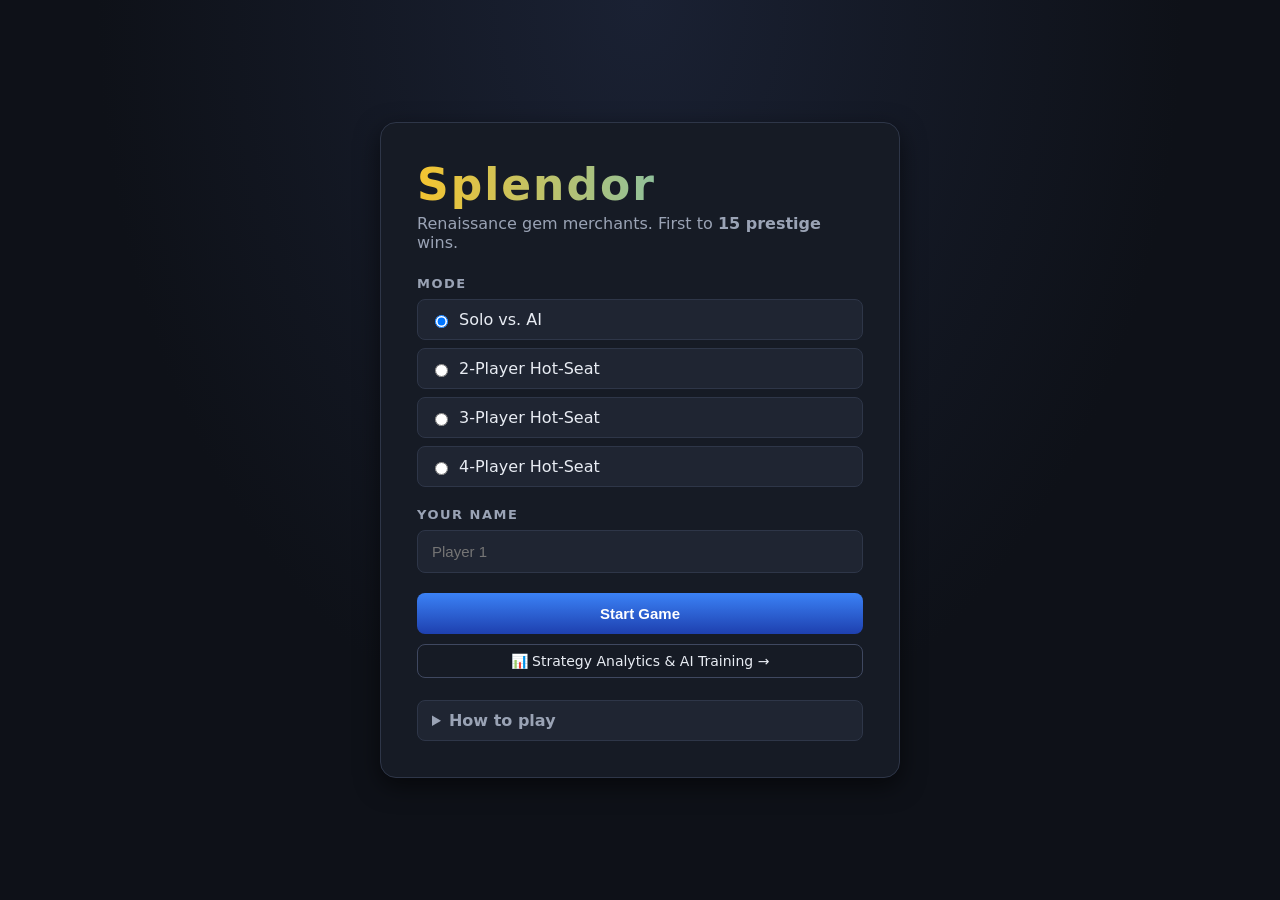
<file: splendor/index.html>
<!DOCTYPE html>
<html lang="en">
<head>
<meta charset="UTF-8" />
<meta name="viewport" content="width=device-width, initial-scale=1.0" />
<title>Splendor — Web Edition</title>
<link rel="stylesheet" href="style.css" />
</head>
<body>

<div id="setup" class="screen">
  <div class="setup-card">
    <h1 class="title">Splendor</h1>
    <p class="tagline">Renaissance gem merchants. First to <strong>15 prestige</strong> wins.</p>

    <div class="setup-section">
      <h3>Mode</h3>
      <div class="radio-row">
        <label><input type="radio" name="mode" value="solo" checked /> Solo vs. AI</label>
        <label><input type="radio" name="mode" value="hotseat2" /> 2-Player Hot-Seat</label>
        <label><input type="radio" name="mode" value="hotseat3" /> 3-Player Hot-Seat</label>
        <label><input type="radio" name="mode" value="hotseat4" /> 4-Player Hot-Seat</label>
      </div>
    </div>

    <div class="setup-section">
      <h3>Your Name</h3>
      <input id="player-name" type="text" maxlength="16" placeholder="Player 1" />
    </div>

    <button id="start-btn" class="primary-btn">Start Game</button>
    <a href="analytics.html" class="ghost-btn" style="display:block; text-align:center; margin-top:10px; text-decoration:none;">📊 Strategy Analytics &amp; AI Training →</a>

    <details class="rules">
      <summary>How to play</summary>
      <div class="rules-body">
        <p>On your turn, take <strong>one</strong> of these actions:</p>
        <ul>
          <li><strong>Take 3 different</strong> gem tokens.</li>
          <li><strong>Take 2 same-color</strong> tokens (only if that pile has 4+).</li>
          <li><strong>Reserve</strong> a face-up card (or the top of a tier deck) and gain 1 gold wildcard if available. Max 3 reserved at a time.</li>
          <li><strong>Buy</strong> a face-up or reserved card by paying its cost. Card bonuses you own reduce cost 1:1.</li>
        </ul>
        <p>If you finish your turn with 10+ tokens, discard down to 10.</p>
        <p>Nobles visit automatically when you own the bonuses they require (worth 3 prestige).</p>
        <p>First to 15 prestige triggers the final round; highest total wins (ties broken by fewest cards bought).</p>
      </div>
    </details>
  </div>
</div>

<div id="game" class="screen hidden">
  <header class="topbar">
    <div class="topbar-left">
      <h2 class="brand">Splendor</h2>
      <span id="turn-indicator" class="pill"></span>
    </div>
    <div class="topbar-right">
      <a href="analytics.html" class="ghost-btn" style="text-decoration:none; margin-right:8px;">📊 Analytics</a>
      <button id="new-game-btn" class="ghost-btn">New Game</button>
    </div>
  </header>

  <div class="board">
    <section class="supply-col" aria-label="Gem supply and pending take">
      <h3>Supply</h3>
      <div id="gem-supply" class="gem-supply" role="list" aria-label="Available gem piles"></div>
      <div class="pending-panel">
        <div class="pending-label">Selected to take</div>
        <div id="pending-gems" class="pending-gems" role="list" aria-live="polite"></div>
        <div class="pending-actions">
          <button id="confirm-take" class="primary-btn small" disabled aria-label="Confirm take (Enter)">Confirm Take</button>
          <button id="cancel-take" class="ghost-btn small" disabled aria-label="Clear pending take (Escape)">Clear</button>
        </div>
      </div>
    </section>

    <section class="market-col" aria-label="Card market and nobles">
      <div id="nobles" class="nobles-row" role="list" aria-label="Available nobles"></div>
      <div id="tiers" class="tiers" role="list" aria-label="Card tiers 1-3"></div>
    </section>
  </div>

  <section id="players" class="players-row" aria-label="Player panels"></section>

  <div id="status-bar" class="status-bar" role="status" aria-live="polite"></div>

  <div id="modal-root"></div>
  <div id="log" class="log"></div>
</div>

<script src="data.js"></script>
<script src="game.js"></script>
<script src="ai.js"></script>
<script src="ui.js"></script>
</body>
</html>
</file>
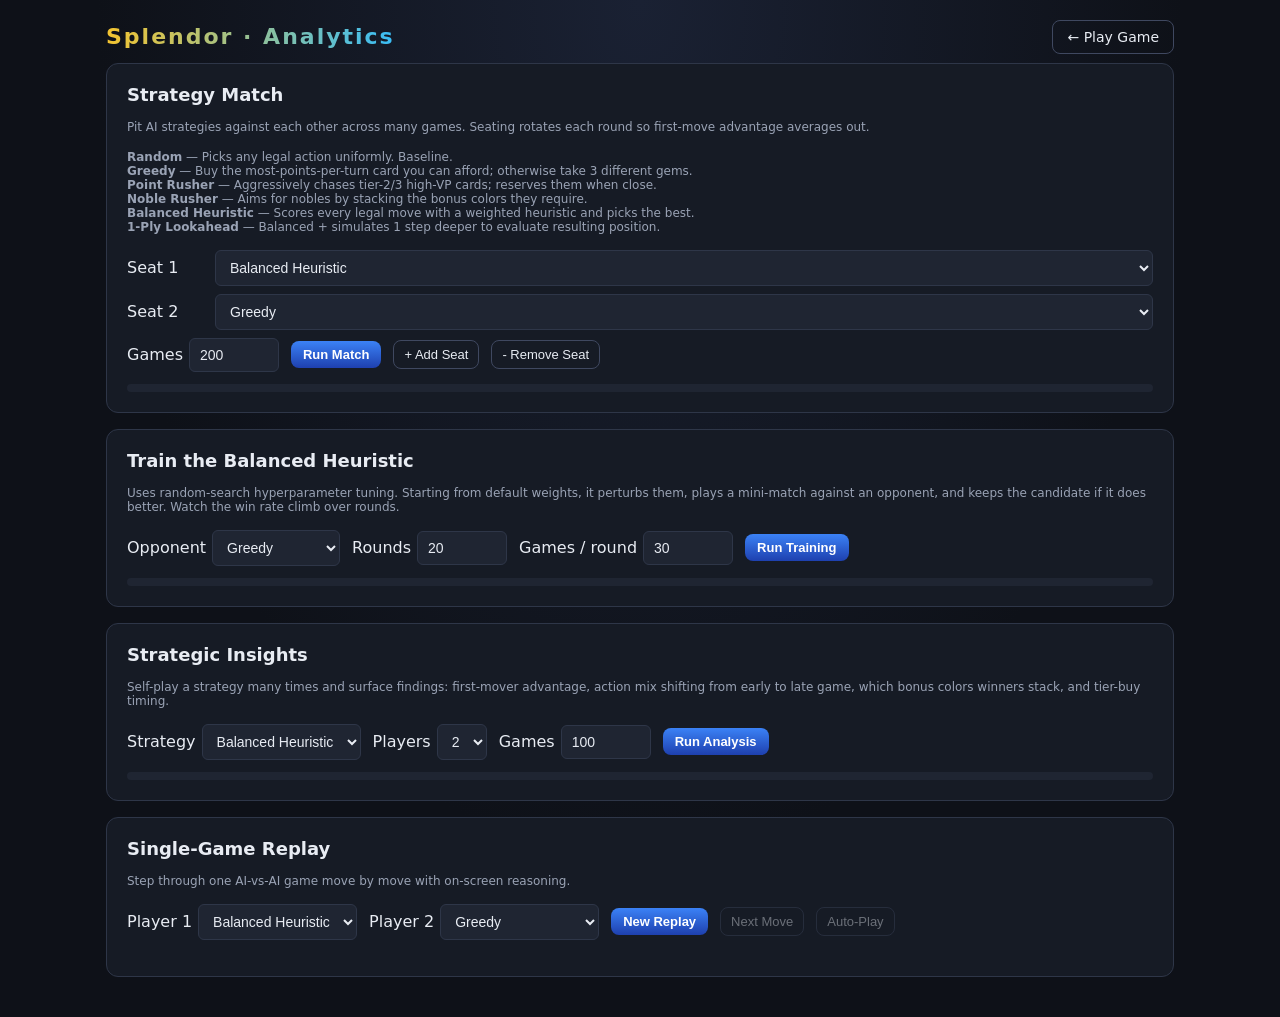
<file: splendor/analytics.html>
<!DOCTYPE html>
<html lang="en">
<head>
<meta charset="UTF-8" />
<meta name="viewport" content="width=device-width, initial-scale=1.0" />
<title>Splendor — Strategy Analytics</title>
<link rel="stylesheet" href="style.css" />
<style>
  .analytics {
    max-width: 1100px;
    margin: 0 auto;
    padding: 24px 16px;
  }
  .analytics h1 {
    font-size: 28px;
    background: linear-gradient(90deg, #f4c430, #38bdf8);
    -webkit-background-clip: text;
    background-clip: text;
    color: transparent;
    margin: 0 0 8px;
  }
  .panel {
    background: var(--bg-1);
    border: 1px solid var(--border);
    border-radius: 12px;
    padding: 20px;
    margin-bottom: 16px;
  }
  .panel h2 { margin-top: 0; font-size: 18px; }
  .form-row {
    display: flex;
    gap: 12px;
    align-items: center;
    flex-wrap: wrap;
    margin-bottom: 12px;
  }
  .form-row label { display: flex; align-items: center; gap: 6px; }
  .seat-row {
    display: grid;
    grid-template-columns: 80px 1fr;
    gap: 8px;
    align-items: center;
    margin-bottom: 8px;
  }
  select {
    background: var(--bg-2);
    border: 1px solid var(--border);
    color: var(--text);
    padding: 8px 10px;
    border-radius: 6px;
    font-size: 14px;
  }
  input[type="number"] {
    background: var(--bg-2);
    border: 1px solid var(--border);
    color: var(--text);
    padding: 8px 10px;
    border-radius: 6px;
    font-size: 14px;
    width: 90px;
  }
  .progress-bar {
    background: var(--bg-2);
    border-radius: 999px;
    height: 8px;
    overflow: hidden;
    margin-top: 8px;
  }
  .progress-bar > div {
    height: 100%;
    background: linear-gradient(90deg, #38bdf8, #f4c430);
    width: 0%;
    transition: width 0.15s;
  }
  table.stats {
    width: 100%;
    border-collapse: collapse;
    font-size: 13px;
    margin-top: 12px;
  }
  table.stats th, table.stats td {
    padding: 8px 10px;
    border-bottom: 1px solid var(--border);
    text-align: left;
  }
  table.stats th {
    color: var(--text-dim);
    font-weight: 600;
    text-transform: uppercase;
    font-size: 11px;
    letter-spacing: 1px;
  }
  table.stats td.num { text-align: right; font-family: ui-monospace, monospace; }
  .winbar-cell { width: 200px; }
  .winbar {
    background: var(--bg-2);
    border-radius: 4px;
    height: 16px;
    width: 100%;
    overflow: hidden;
    position: relative;
  }
  .winbar > div {
    height: 100%;
    background: linear-gradient(90deg, #4ea865, #38bdf8);
  }
  .winbar > span {
    position: absolute;
    inset: 0;
    display: flex;
    align-items: center;
    justify-content: center;
    font-size: 11px;
    font-weight: 700;
    color: white;
    text-shadow: 0 1px 1px rgba(0,0,0,0.5);
  }
  .action-bar {
    display: flex;
    height: 14px;
    border-radius: 4px;
    overflow: hidden;
    background: var(--bg-2);
    margin-top: 4px;
    width: 220px;
  }
  .action-bar > div {
    height: 100%;
    transition: width 0.2s;
  }
  .legend { display: flex; gap: 12px; flex-wrap: wrap; margin-top: 8px; font-size: 11px; color: var(--text-dim); }
  .legend span { display: inline-flex; align-items: center; gap: 4px; }
  .legend .swatch { width: 12px; height: 12px; border-radius: 2px; display: inline-block; }
  .strategy-desc {
    font-size: 12px;
    color: var(--text-dim);
    margin-bottom: 16px;
  }
  .topbar a, .topbar h2 { text-decoration: none; }
  .training-history {
    max-height: 200px;
    overflow-y: auto;
    font-family: ui-monospace, monospace;
    font-size: 12px;
    background: var(--bg-2);
    border: 1px solid var(--border);
    border-radius: 6px;
    padding: 8px;
    margin-top: 10px;
  }
  .training-history .row { padding: 2px 4px; }
  .training-history .row.accepted { color: var(--success); font-weight: 700; }
  .weights-grid {
    display: grid;
    grid-template-columns: repeat(2, 1fr);
    gap: 6px 14px;
    font-family: ui-monospace, monospace;
    font-size: 12px;
    margin-top: 12px;
  }
  .weights-grid div { padding: 4px 0; border-bottom: 1px dashed var(--border); }
  .weights-grid .key { color: var(--text-dim); }
  .weights-grid .delta-up { color: var(--success); }
  .weights-grid .delta-down { color: var(--danger); }
</style>
</head>
<body>
<div class="analytics">
  <header class="topbar">
    <div class="topbar-left">
      <h2 class="brand">Splendor · Analytics</h2>
    </div>
    <div class="topbar-right">
      <a href="index.html" class="ghost-btn" style="text-decoration:none;">← Play Game</a>
    </div>
  </header>

  <section class="panel">
    <h2>Strategy Match</h2>
    <p class="strategy-desc">Pit AI strategies against each other across many games. Seating rotates each round so first-move advantage averages out.</p>

    <div id="strategy-list" class="strategy-desc"></div>

    <div id="seats"></div>

    <div class="form-row">
      <label>Games <input type="number" id="games" value="200" min="10" max="5000" step="10" /></label>
      <button id="run-match" class="primary-btn small">Run Match</button>
      <button id="add-seat" class="ghost-btn small">+ Add Seat</button>
      <button id="remove-seat" class="ghost-btn small">- Remove Seat</button>
    </div>

    <div class="progress-bar"><div id="match-progress"></div></div>

    <div id="match-results"></div>
  </section>

  <section class="panel">
    <h2>Train the Balanced Heuristic</h2>
    <p class="strategy-desc">Uses random-search hyperparameter tuning. Starting from default weights, it perturbs them, plays a mini-match against an opponent, and keeps the candidate if it does better. Watch the win rate climb over rounds.</p>

    <div class="form-row">
      <label>Opponent
        <select id="train-opponent">
          <option value="greedy" selected>Greedy</option>
          <option value="points">Point Rusher</option>
          <option value="nobleRusher">Noble Rusher</option>
          <option value="random">Random</option>
        </select>
      </label>
      <label>Rounds <input type="number" id="train-rounds" value="20" min="3" max="200" /></label>
      <label>Games / round <input type="number" id="train-games" value="30" min="5" max="200" /></label>
      <button id="run-train" class="primary-btn small">Run Training</button>
    </div>

    <div class="progress-bar"><div id="train-progress"></div></div>

    <div id="train-results"></div>
  </section>

  <section class="panel">
    <h2>Strategic Insights</h2>
    <p class="strategy-desc">Self-play a strategy many times and surface findings: first-mover advantage, action mix shifting from early to late game, which bonus colors winners stack, and tier-buy timing.</p>

    <div class="form-row">
      <label>Strategy
        <select id="insights-strategy"></select>
      </label>
      <label>Players
        <select id="insights-players">
          <option value="2" selected>2</option>
          <option value="3">3</option>
          <option value="4">4</option>
        </select>
      </label>
      <label>Games <input type="number" id="insights-games" value="100" min="20" max="2000" step="10" /></label>
      <button id="run-insights" class="primary-btn small">Run Analysis</button>
    </div>
    <div class="progress-bar"><div id="insights-progress"></div></div>
    <div id="insights-results"></div>
  </section>

  <section class="panel">
    <h2>Single-Game Replay</h2>
    <p class="strategy-desc">Step through one AI-vs-AI game move by move with on-screen reasoning.</p>
    <div class="form-row">
      <label>Player 1 <select id="replay-p1"></select></label>
      <label>Player 2 <select id="replay-p2"></select></label>
      <button id="replay-start" class="primary-btn small">New Replay</button>
      <button id="replay-step" class="ghost-btn small" disabled>Next Move</button>
      <button id="replay-auto" class="ghost-btn small" disabled>Auto-Play</button>
    </div>
    <div id="replay-status" class="strategy-desc"></div>
    <div id="replay-board"></div>
  </section>
</div>

<script src="data.js"></script>
<script src="game.js"></script>
<script src="ai.js"></script>
<script src="sim.js"></script>
<script src="analytics.js"></script>
</body>
</html>
</file>
<file: splendor/style.css>
:root {
  --bg-0: #0e1118;
  --bg-1: #161b25;
  --bg-2: #1f2532;
  --bg-3: #2a3142;
  --border: #2e3648;
  --border-strong: #3f4860;
  --text: #e8ecf3;
  --text-dim: #9aa3b5;
  --accent: #f4c430;
  --accent-2: #38bdf8;
  --danger: #d65353;
  --success: #4ea865;

  --gem-white: #ece7d8;
  --gem-blue: #2a5ca8;
  --gem-green: #2e8a55;
  --gem-red: #b83a32;
  --gem-black: #1a1a1f;
  --gem-gold: #e5b841;

  --shadow-card: 0 4px 12px rgba(0, 0, 0, 0.45);
  --shadow-lift: 0 8px 24px rgba(0, 0, 0, 0.55);
}

* { box-sizing: border-box; }

html, body {
  margin: 0;
  padding: 0;
  font-family: "Inter", "Segoe UI", Roboto, system-ui, sans-serif;
  background: radial-gradient(ellipse at top, #1a2133 0%, var(--bg-0) 60%);
  color: var(--text);
  min-height: 100vh;
}

.screen { min-height: 100vh; }
.hidden { display: none !important; }

/* ---------- Setup screen ---------- */

#setup {
  display: flex;
  align-items: center;
  justify-content: center;
  padding: 40px 20px;
}

.setup-card {
  width: 100%;
  max-width: 520px;
  background: var(--bg-1);
  border: 1px solid var(--border);
  border-radius: 16px;
  padding: 36px;
  box-shadow: var(--shadow-lift);
}

.title {
  margin: 0 0 4px;
  font-size: 44px;
  letter-spacing: 2px;
  font-weight: 800;
  background: linear-gradient(90deg, #f4c430, #38bdf8);
  -webkit-background-clip: text;
  background-clip: text;
  color: transparent;
}

.tagline {
  margin: 0 0 24px;
  color: var(--text-dim);
}

.setup-section { margin-bottom: 20px; }
.setup-section h3 {
  margin: 0 0 8px;
  font-size: 13px;
  text-transform: uppercase;
  letter-spacing: 1.5px;
  color: var(--text-dim);
}

.radio-row { display: flex; flex-direction: column; gap: 8px; }
.radio-row label {
  display: flex; align-items: center; gap: 8px;
  padding: 10px 12px;
  background: var(--bg-2);
  border: 1px solid var(--border);
  border-radius: 8px;
  cursor: pointer;
}
.radio-row label:hover { border-color: var(--border-strong); }

input[type="text"] {
  width: 100%;
  padding: 12px 14px;
  background: var(--bg-2);
  border: 1px solid var(--border);
  border-radius: 8px;
  color: var(--text);
  font-size: 15px;
}
input[type="text"]:focus { outline: none; border-color: var(--accent-2); }

.primary-btn {
  background: linear-gradient(180deg, #3b82f6, #1e40af);
  border: none;
  color: white;
  padding: 12px 20px;
  border-radius: 8px;
  font-weight: 600;
  font-size: 15px;
  cursor: pointer;
  width: 100%;
  transition: transform 0.06s ease;
}
.primary-btn:hover:not(:disabled) { transform: translateY(-1px); }
.primary-btn:disabled { opacity: 0.5; cursor: not-allowed; }
.primary-btn.small { padding: 6px 12px; font-size: 13px; width: auto; }

.ghost-btn {
  background: transparent;
  border: 1px solid var(--border-strong);
  color: var(--text);
  padding: 8px 14px;
  border-radius: 8px;
  cursor: pointer;
  font-size: 14px;
}
.ghost-btn:hover { background: var(--bg-2); }
.ghost-btn.small { padding: 6px 10px; font-size: 13px; }
.ghost-btn:disabled { opacity: 0.4; cursor: not-allowed; }

.rules {
  margin-top: 22px;
  background: var(--bg-2);
  border: 1px solid var(--border);
  border-radius: 8px;
  padding: 10px 14px;
}
.rules summary { cursor: pointer; font-weight: 600; color: var(--text-dim); }
.rules-body { margin-top: 10px; color: var(--text-dim); font-size: 14px; line-height: 1.5; }
.rules-body strong { color: var(--text); }

/* ---------- Game screen ---------- */

#game {
  padding: 16px;
  max-width: 1400px;
  margin: 0 auto;
}

.topbar {
  display: flex;
  justify-content: space-between;
  align-items: center;
  margin-bottom: 14px;
}
.topbar-left { display: flex; align-items: center; gap: 14px; }
.brand {
  margin: 0;
  font-size: 22px;
  letter-spacing: 2px;
  background: linear-gradient(90deg, #f4c430, #38bdf8);
  -webkit-background-clip: text;
  background-clip: text;
  color: transparent;
}

.pill {
  background: var(--bg-2);
  border: 1px solid var(--border);
  padding: 6px 12px;
  border-radius: 20px;
  font-size: 13px;
  color: var(--text-dim);
}
.pill.active { border-color: var(--accent); color: var(--accent); }

.board {
  display: grid;
  grid-template-columns: 220px 1fr;
  gap: 16px;
  margin-bottom: 16px;
}

/* ---------- Gem supply ---------- */

.supply-col h3 {
  margin: 0 0 10px;
  font-size: 13px;
  text-transform: uppercase;
  letter-spacing: 1.5px;
  color: var(--text-dim);
}

.gem-supply {
  display: flex;
  flex-direction: column;
  gap: 8px;
  background: var(--bg-1);
  border: 1px solid var(--border);
  border-radius: 12px;
  padding: 12px;
}

.gem-pile {
  display: flex;
  align-items: center;
  gap: 10px;
  padding: 8px;
  border: 1px solid var(--border);
  border-radius: 8px;
  background: var(--bg-2);
  cursor: pointer;
  transition: border-color 0.1s;
}
.gem-pile:hover:not(.disabled) { border-color: var(--border-strong); }
.gem-pile.selectable { border-color: var(--accent-2); box-shadow: 0 0 0 1px var(--accent-2); }
.gem-pile.disabled { opacity: 0.4; cursor: not-allowed; }

.gem {
  width: 34px; height: 34px;
  border-radius: 50%;
  display: inline-flex;
  align-items: center;
  justify-content: center;
  font-weight: 700;
  font-size: 14px;
  flex-shrink: 0;
  box-shadow: inset 0 -3px 6px rgba(0,0,0,0.3), inset 0 2px 4px rgba(255,255,255,0.25);
}
.gem.small { width: 22px; height: 22px; font-size: 11px; }
.gem.tiny { width: 18px; height: 18px; font-size: 10px; }

.gem.white  { background: radial-gradient(circle at 30% 30%, #ffffff, var(--gem-white)); color: #2a2a2a; }
.gem.blue   { background: radial-gradient(circle at 30% 30%, #5b8ed4, var(--gem-blue)); color: white; }
.gem.green  { background: radial-gradient(circle at 30% 30%, #5cb87f, var(--gem-green)); color: white; }
.gem.red    { background: radial-gradient(circle at 30% 30%, #e2665e, var(--gem-red)); color: white; }
.gem.black  { background: radial-gradient(circle at 30% 30%, #4a4a55, var(--gem-black)); color: white; }
.gem.gold   { background: radial-gradient(circle at 30% 30%, #fff3b0, var(--gem-gold)); color: #5a4400; }

.gem-pile-count {
  margin-left: auto;
  font-weight: 700;
  color: var(--text);
  font-size: 14px;
  min-width: 18px;
  text-align: right;
}
.gem-pile-label {
  font-size: 12px;
  color: var(--text-dim);
  text-transform: capitalize;
}

.pending-panel {
  margin-top: 12px;
  background: var(--bg-1);
  border: 1px solid var(--border);
  border-radius: 12px;
  padding: 12px;
}
.pending-label {
  font-size: 11px;
  text-transform: uppercase;
  color: var(--text-dim);
  letter-spacing: 1.2px;
  margin-bottom: 8px;
}
.pending-gems {
  display: flex;
  gap: 6px;
  min-height: 34px;
  margin-bottom: 8px;
  flex-wrap: wrap;
}
.pending-gems .empty-slot {
  font-size: 12px;
  color: var(--text-dim);
  align-self: center;
}
.pending-actions { display: flex; gap: 6px; }

/* ---------- Nobles ---------- */

.nobles-row {
  display: flex;
  gap: 10px;
  margin-bottom: 14px;
  flex-wrap: wrap;
}

.noble-card {
  width: 92px;
  height: 92px;
  background: linear-gradient(135deg, #efe4c2, #c9b382);
  border-radius: 10px;
  padding: 8px;
  color: #3a2c10;
  box-shadow: var(--shadow-card);
  display: flex;
  flex-direction: column;
  justify-content: space-between;
  border: 2px solid #b59a64;
  position: relative;
}
.noble-card .pts {
  font-size: 18px;
  font-weight: 800;
}
.noble-card .req {
  display: flex;
  gap: 3px;
  flex-wrap: wrap;
}
.noble-card .req .gem.tiny { border: 1px solid rgba(0,0,0,0.25); }

/* ---------- Tiers / Cards ---------- */

.tiers {
  display: flex;
  flex-direction: column;
  gap: 10px;
}

.tier-row {
  display: grid;
  grid-template-columns: 72px repeat(4, 1fr);
  gap: 10px;
  align-items: stretch;
}

.deck {
  background: linear-gradient(160deg, var(--bg-3), var(--bg-2));
  border: 1px solid var(--border-strong);
  border-radius: 10px;
  color: var(--text-dim);
  display: flex;
  flex-direction: column;
  justify-content: center;
  align-items: center;
  cursor: pointer;
  min-height: 130px;
  font-size: 13px;
  text-transform: uppercase;
  letter-spacing: 1px;
  transition: border-color 0.1s;
}
.deck:hover:not(.disabled) { border-color: var(--accent-2); color: var(--text); }
.deck.disabled { opacity: 0.5; cursor: not-allowed; }
.deck .tier-name { font-weight: 700; }
.deck .deck-count { font-size: 22px; color: var(--text); margin-top: 6px; }

.dev-card {
  background: linear-gradient(170deg, var(--bg-2), var(--bg-1));
  border: 1px solid var(--border);
  border-radius: 10px;
  padding: 8px;
  min-height: 130px;
  display: flex;
  flex-direction: column;
  justify-content: space-between;
  cursor: pointer;
  position: relative;
  transition: transform 0.08s, border-color 0.1s;
  box-shadow: var(--shadow-card);
}
.dev-card:hover { transform: translateY(-2px); border-color: var(--border-strong); }
.dev-card.affordable { border-color: var(--success); box-shadow: 0 0 0 1px var(--success), var(--shadow-card); }
.dev-card.selected { border-color: var(--accent); box-shadow: 0 0 0 2px var(--accent); }

.dev-card-head {
  display: flex;
  justify-content: space-between;
  align-items: center;
}
.dev-card-bonus {
  width: 28px; height: 28px;
  border-radius: 6px;
  display: inline-flex;
  align-items: center; justify-content: center;
  font-weight: 800;
  font-size: 13px;
}
.dev-card-pts {
  font-size: 22px;
  font-weight: 800;
  color: var(--text);
  min-width: 16px;
  text-align: right;
}
.dev-card-pts.zero { color: transparent; }

.dev-card-cost {
  display: flex;
  flex-direction: column;
  gap: 3px;
  align-items: flex-start;
}
.cost-row { display: flex; align-items: center; gap: 6px; }
.cost-row .gem.small { border: 1px solid rgba(255,255,255,0.08); }
.cost-row .cost-num { font-size: 12px; color: var(--text); font-weight: 600; min-width: 10px; }

/* Bonus color chips (card top-left) */
.dev-card-bonus.white { background: linear-gradient(145deg, #ffffff, var(--gem-white)); color: #2a2a2a; }
.dev-card-bonus.blue  { background: linear-gradient(145deg, #5b8ed4, var(--gem-blue)); color: white; }
.dev-card-bonus.green { background: linear-gradient(145deg, #5cb87f, var(--gem-green)); color: white; }
.dev-card-bonus.red   { background: linear-gradient(145deg, #e2665e, var(--gem-red)); color: white; }
.dev-card-bonus.black { background: linear-gradient(145deg, #4a4a55, var(--gem-black)); color: white; }

.card-actions {
  position: absolute;
  bottom: -14px;
  left: 0; right: 0;
  display: flex;
  justify-content: center;
  gap: 6px;
  z-index: 2;
}

/* ---------- Players ---------- */

.players-row {
  display: grid;
  grid-template-columns: repeat(auto-fit, minmax(260px, 1fr));
  gap: 12px;
  margin-bottom: 14px;
}

.player-panel {
  background: var(--bg-1);
  border: 1px solid var(--border);
  border-radius: 12px;
  padding: 12px;
}
.player-panel.active {
  border-color: var(--accent);
  box-shadow: 0 0 0 1px var(--accent);
}

.player-header {
  display: flex;
  justify-content: space-between;
  align-items: baseline;
  margin-bottom: 10px;
}
.player-name { font-weight: 700; font-size: 16px; }
.player-name .badge {
  display: inline-block;
  font-size: 10px;
  background: var(--bg-3);
  color: var(--text-dim);
  padding: 2px 6px;
  border-radius: 4px;
  margin-left: 6px;
  text-transform: uppercase;
  letter-spacing: 1px;
}
.player-pts {
  font-size: 22px;
  font-weight: 800;
  color: var(--accent);
}

.player-row-label {
  font-size: 10px;
  text-transform: uppercase;
  letter-spacing: 1.2px;
  color: var(--text-dim);
  margin: 8px 0 4px;
}

.player-tokens, .player-bonuses {
  display: flex;
  gap: 6px;
  flex-wrap: wrap;
}
.token-chip {
  display: flex;
  align-items: center;
  gap: 4px;
  background: var(--bg-2);
  border: 1px solid var(--border);
  border-radius: 14px;
  padding: 3px 6px;
  font-size: 12px;
}
.token-chip .gem.tiny { margin: 0; }
.token-chip .count { font-weight: 600; min-width: 8px; }

.player-reserved {
  display: flex;
  gap: 6px;
  flex-wrap: wrap;
  margin-top: 6px;
}
.reserved-card {
  width: 76px;
  min-height: 96px;
  background: linear-gradient(170deg, var(--bg-2), var(--bg-1));
  border: 1px solid var(--border);
  border-radius: 8px;
  padding: 6px;
  font-size: 11px;
  display: flex;
  flex-direction: column;
  justify-content: space-between;
  cursor: pointer;
  position: relative;
}
.reserved-card .dev-card-head { margin-bottom: 4px; }
.reserved-card .dev-card-bonus { width: 20px; height: 20px; font-size: 11px; }
.reserved-card .dev-card-pts { font-size: 14px; }
.reserved-card.affordable { border-color: var(--success); }

.player-nobles {
  display: flex;
  gap: 4px;
  margin-top: 6px;
}
.noble-mini {
  width: 36px; height: 36px;
  border-radius: 6px;
  background: linear-gradient(135deg, #efe4c2, #c9b382);
  border: 1px solid #b59a64;
  display: flex; align-items: center; justify-content: center;
  color: #3a2c10;
  font-weight: 800;
  font-size: 14px;
}

/* ---------- Status and log ---------- */

.status-bar {
  min-height: 36px;
  padding: 10px 14px;
  background: var(--bg-2);
  border: 1px solid var(--border);
  border-radius: 8px;
  font-size: 14px;
  margin-bottom: 10px;
}

.log {
  max-height: 140px;
  overflow-y: auto;
  font-size: 12px;
  color: var(--text-dim);
  background: var(--bg-1);
  border: 1px solid var(--border);
  border-radius: 8px;
  padding: 10px;
  font-family: "JetBrains Mono", ui-monospace, monospace;
}
.log .entry { padding: 2px 0; }
.log .entry.turn { color: var(--accent-2); }

/* ---------- Modal ---------- */

.modal-overlay {
  position: fixed;
  inset: 0;
  background: rgba(0,0,0,0.65);
  display: flex;
  align-items: center;
  justify-content: center;
  z-index: 100;
}
.modal {
  background: var(--bg-1);
  border: 1px solid var(--border);
  border-radius: 12px;
  padding: 24px;
  max-width: 520px;
  width: 90%;
  box-shadow: var(--shadow-lift);
}
.modal h2 { margin-top: 0; }
.modal-actions {
  display: flex; gap: 8px; justify-content: flex-end;
  margin-top: 16px;
}
.gold-choice {
  display: flex; gap: 8px; flex-wrap: wrap;
  margin-top: 12px;
}
.gold-choice button {
  background: var(--bg-2);
  border: 1px solid var(--border);
  color: var(--text);
  padding: 8px 10px;
  border-radius: 6px;
  cursor: pointer;
  display: flex; align-items: center; gap: 6px;
}
.gold-choice button:hover:not(:disabled) { border-color: var(--accent); }
.gold-choice button:disabled { opacity: 0.3; cursor: not-allowed; }
.gold-choice button.selected { border-color: var(--accent); background: var(--bg-3); }

/* ---------- Responsive ---------- */

@media (max-width: 900px) {
  .board { grid-template-columns: 1fr; }
  .tier-row { grid-template-columns: 60px repeat(4, 1fr); }
  .dev-card { min-height: 110px; }
}
</file>
